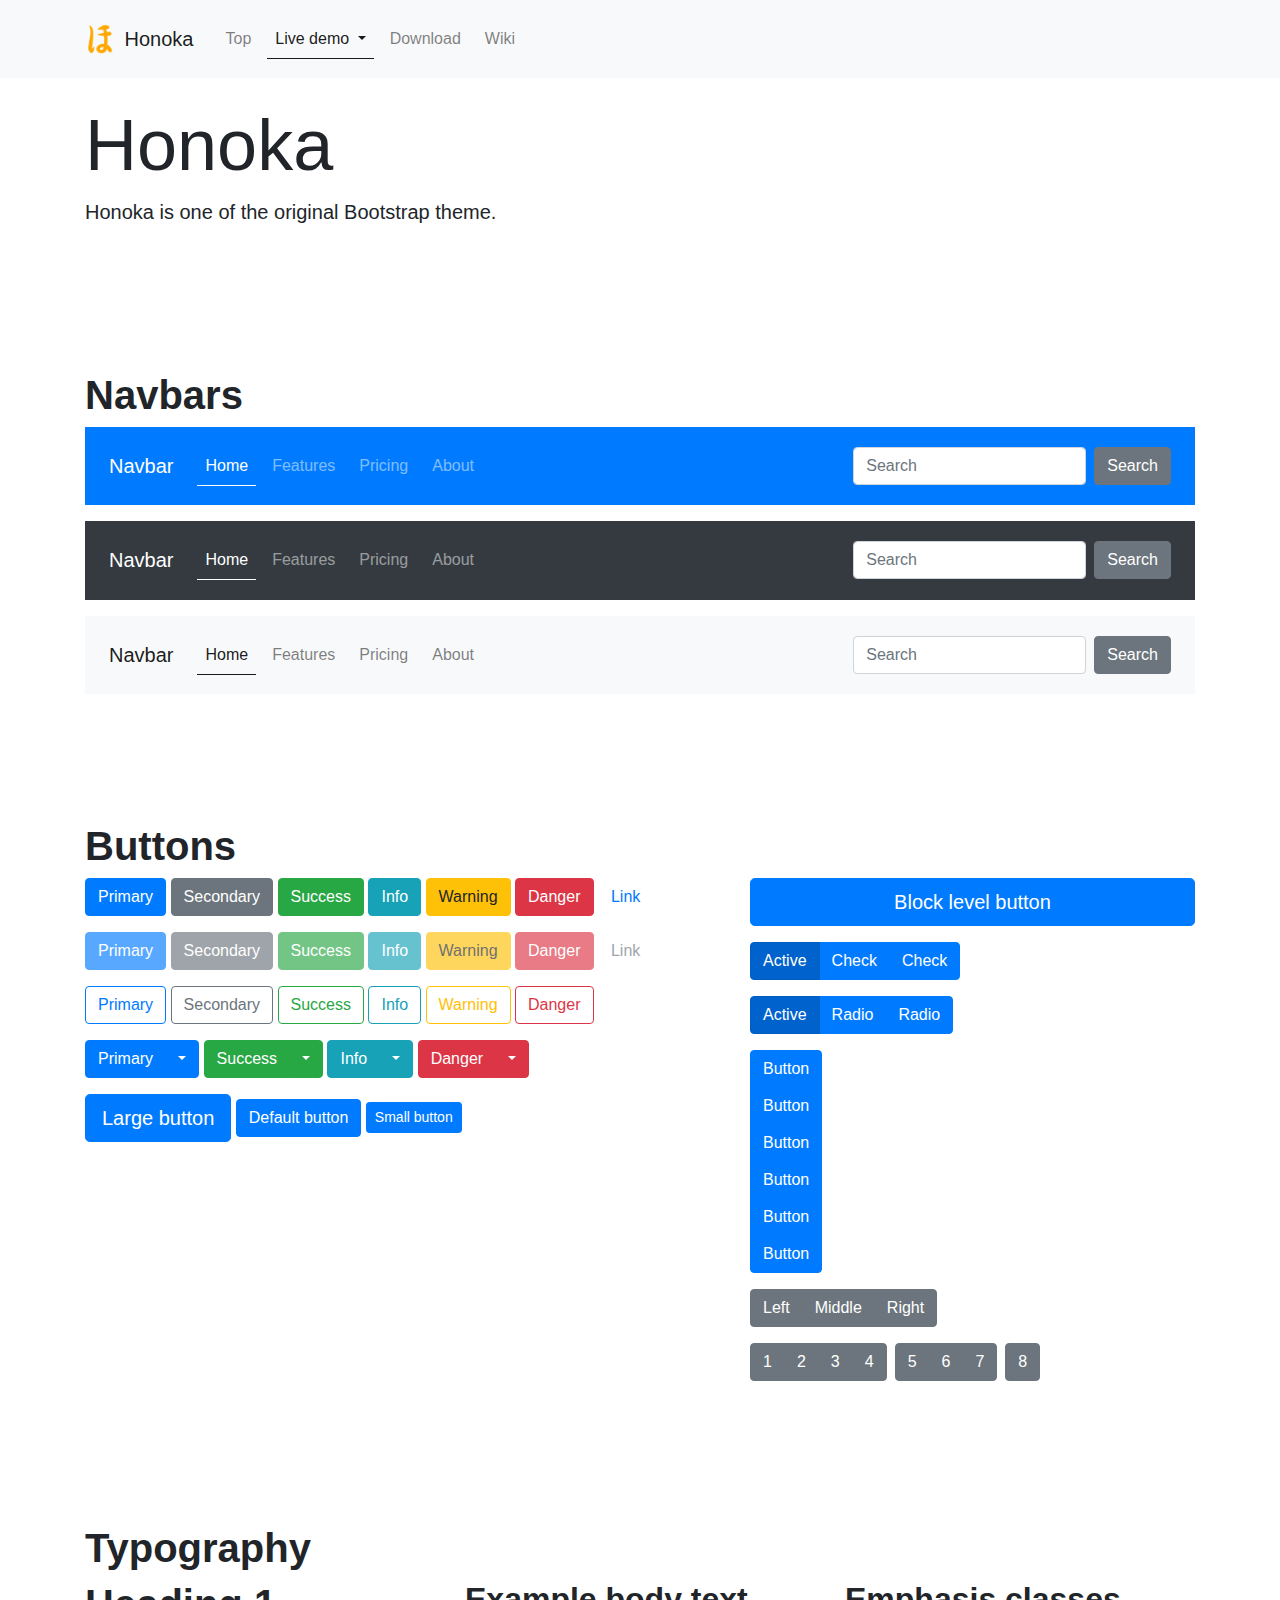
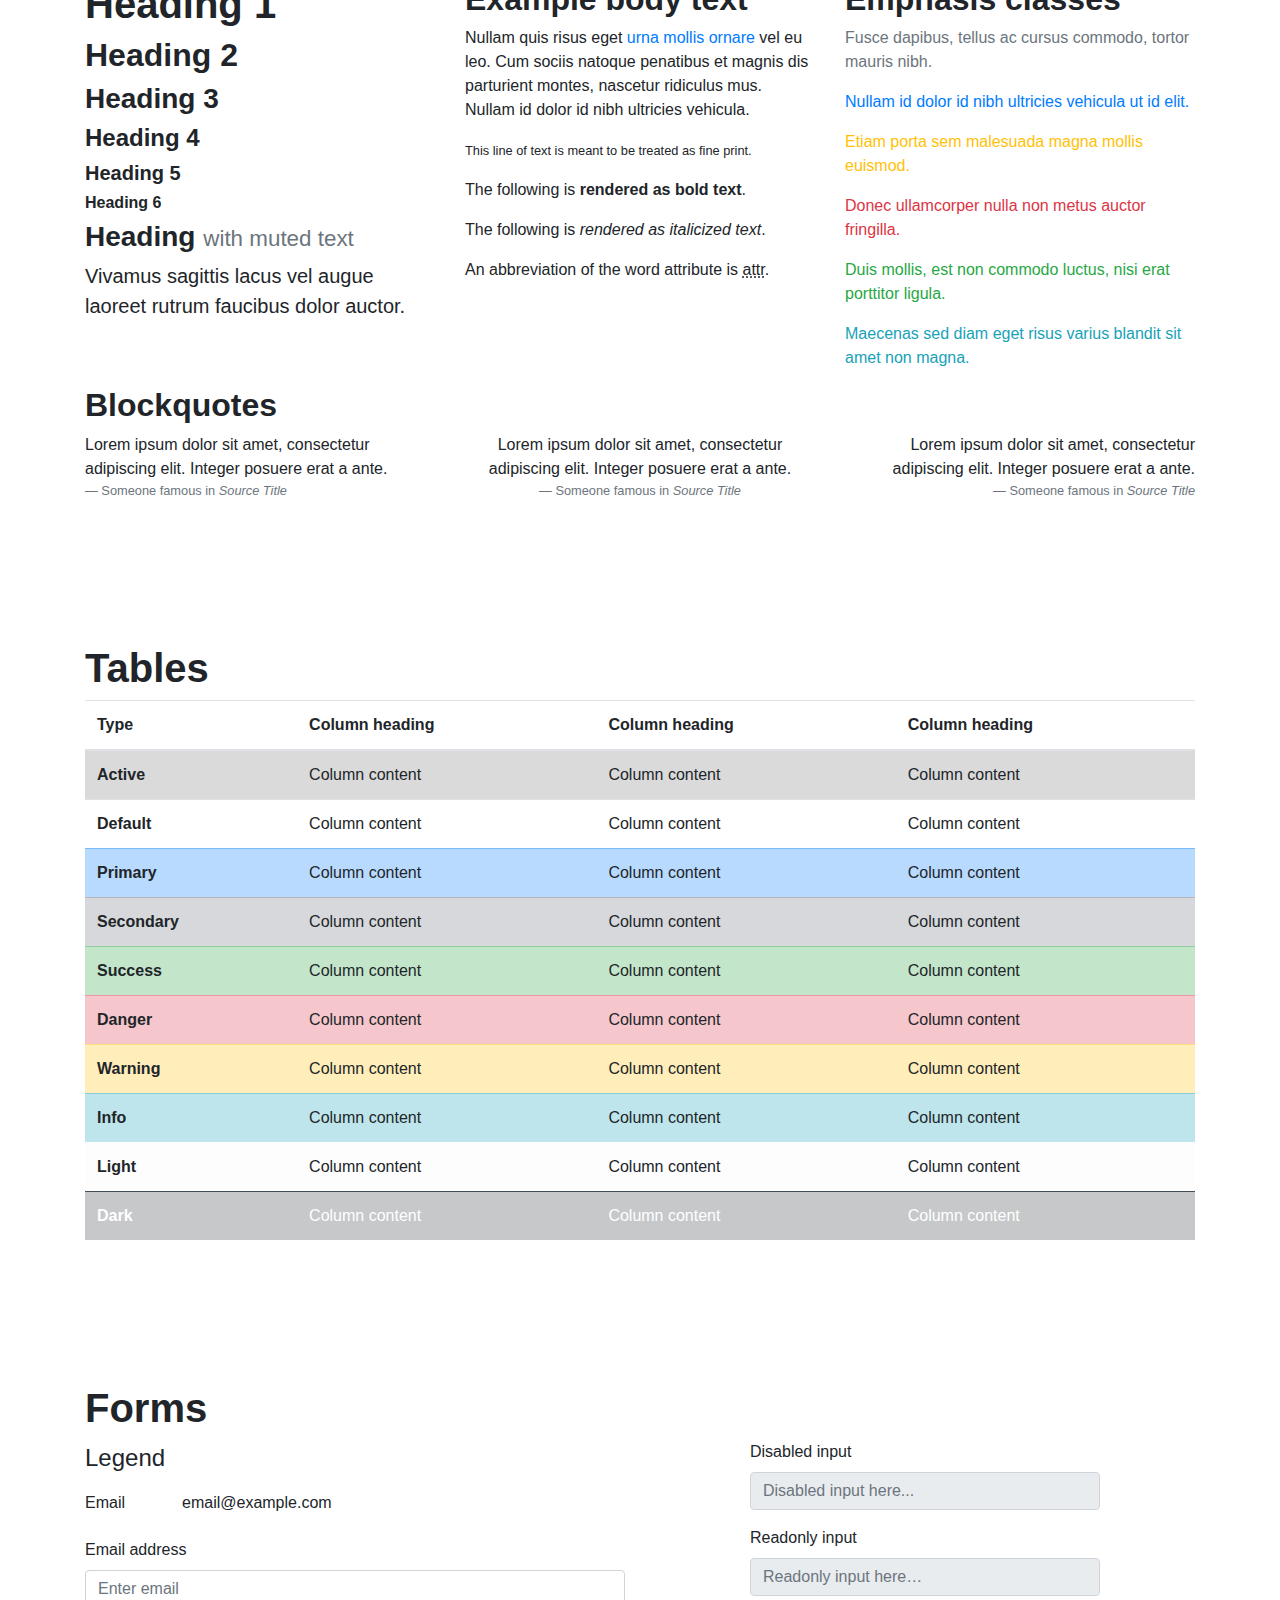
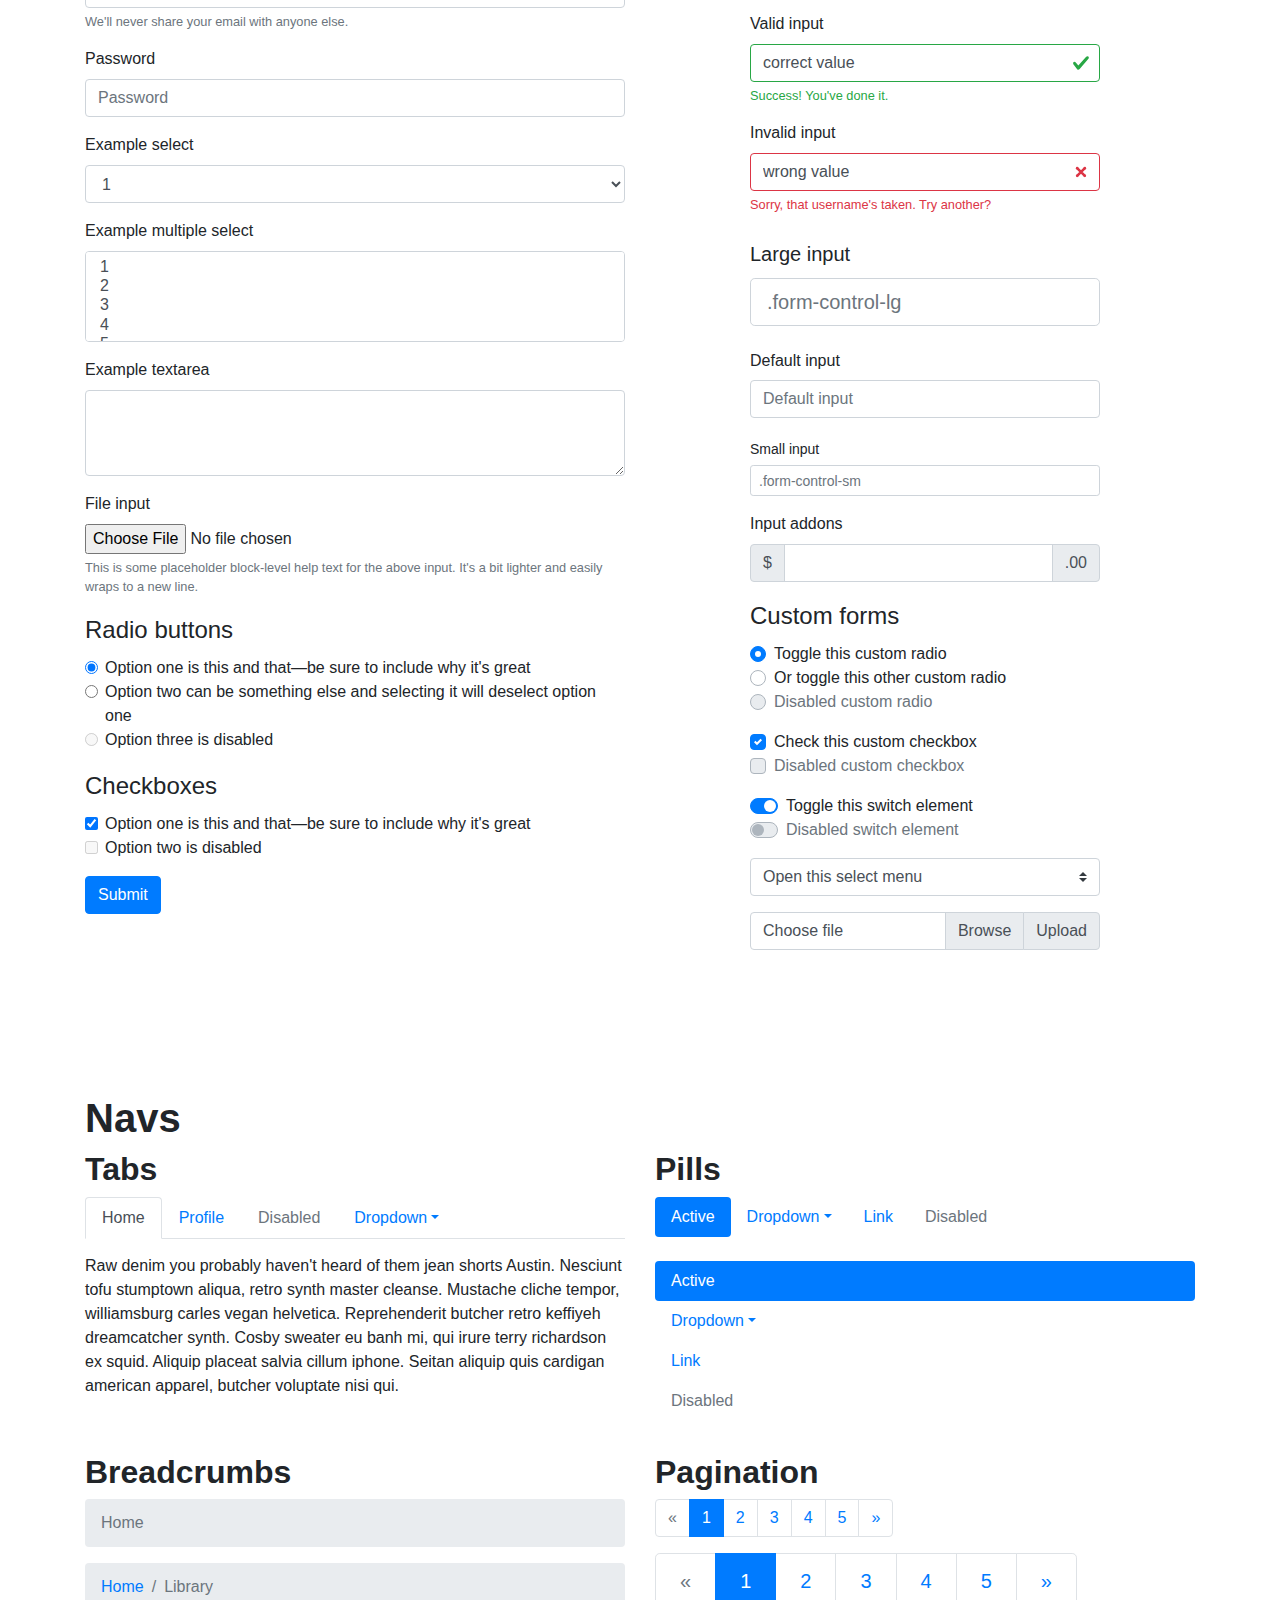
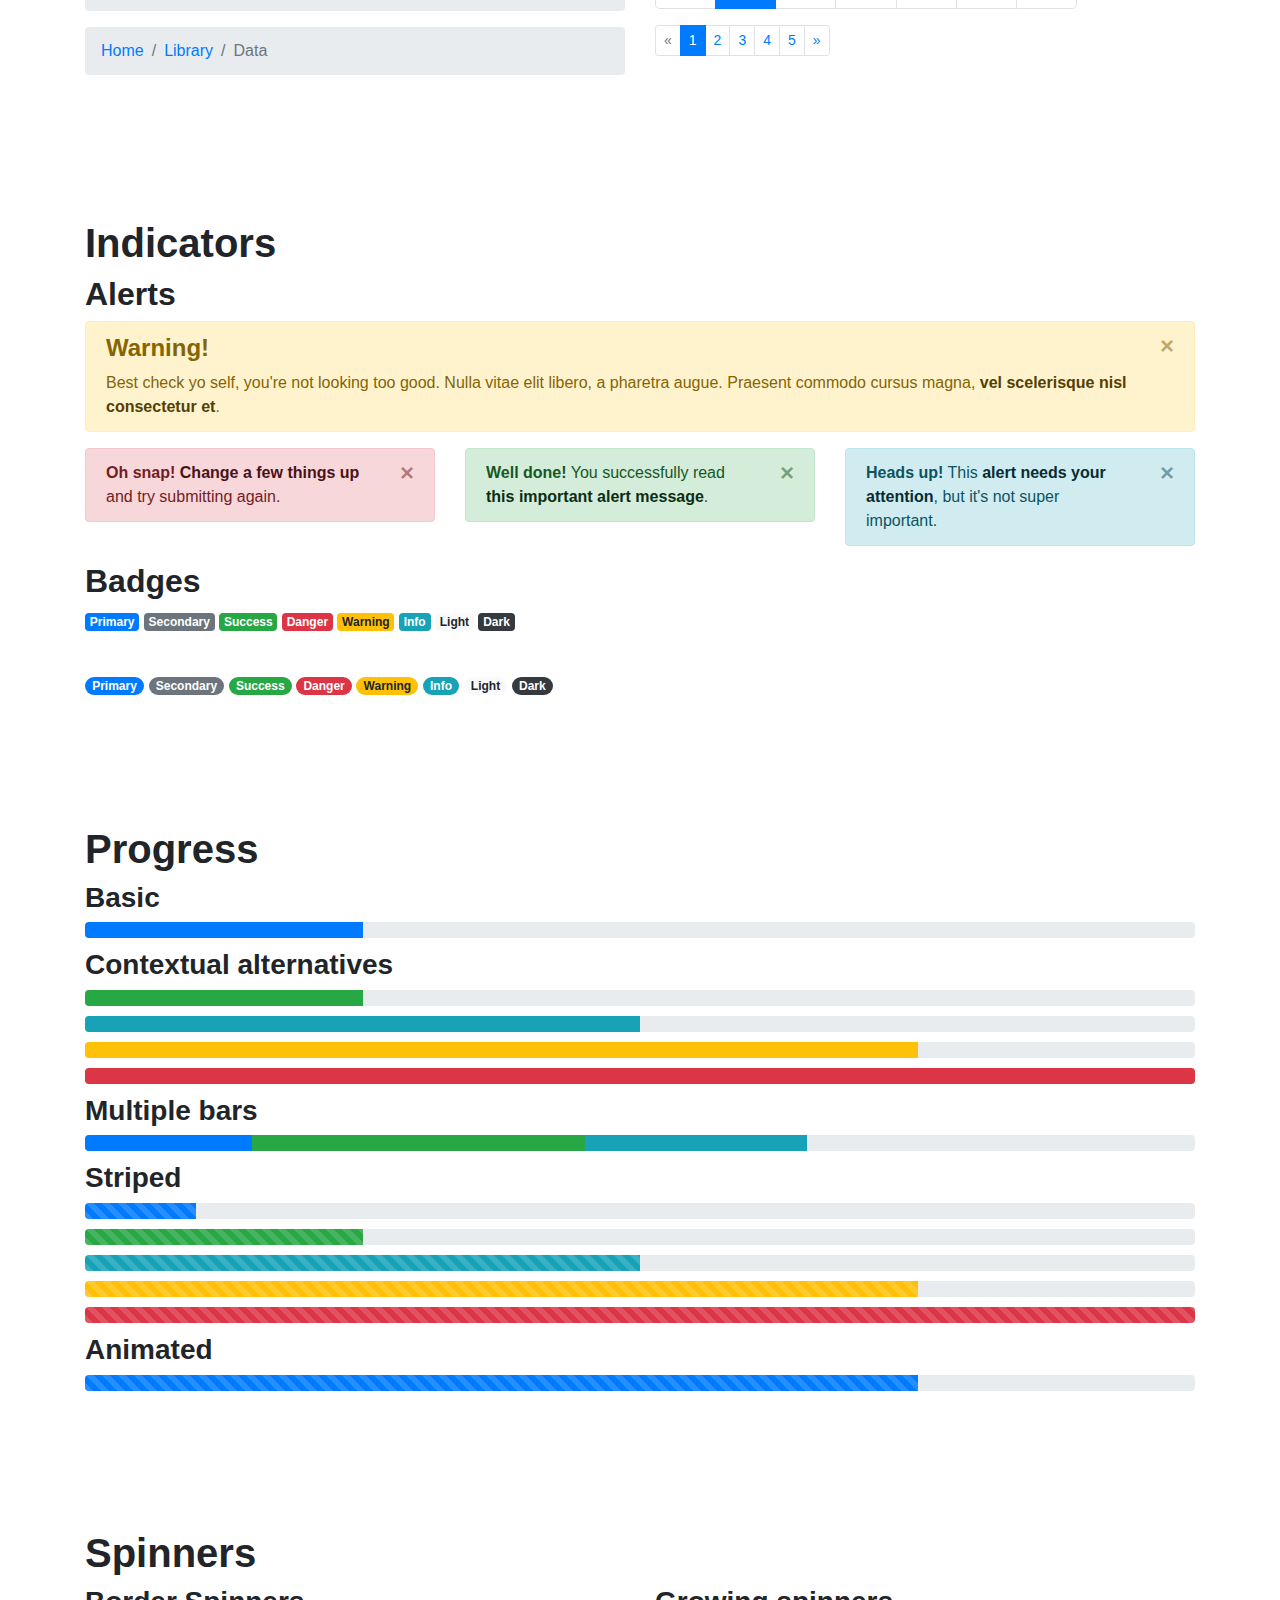
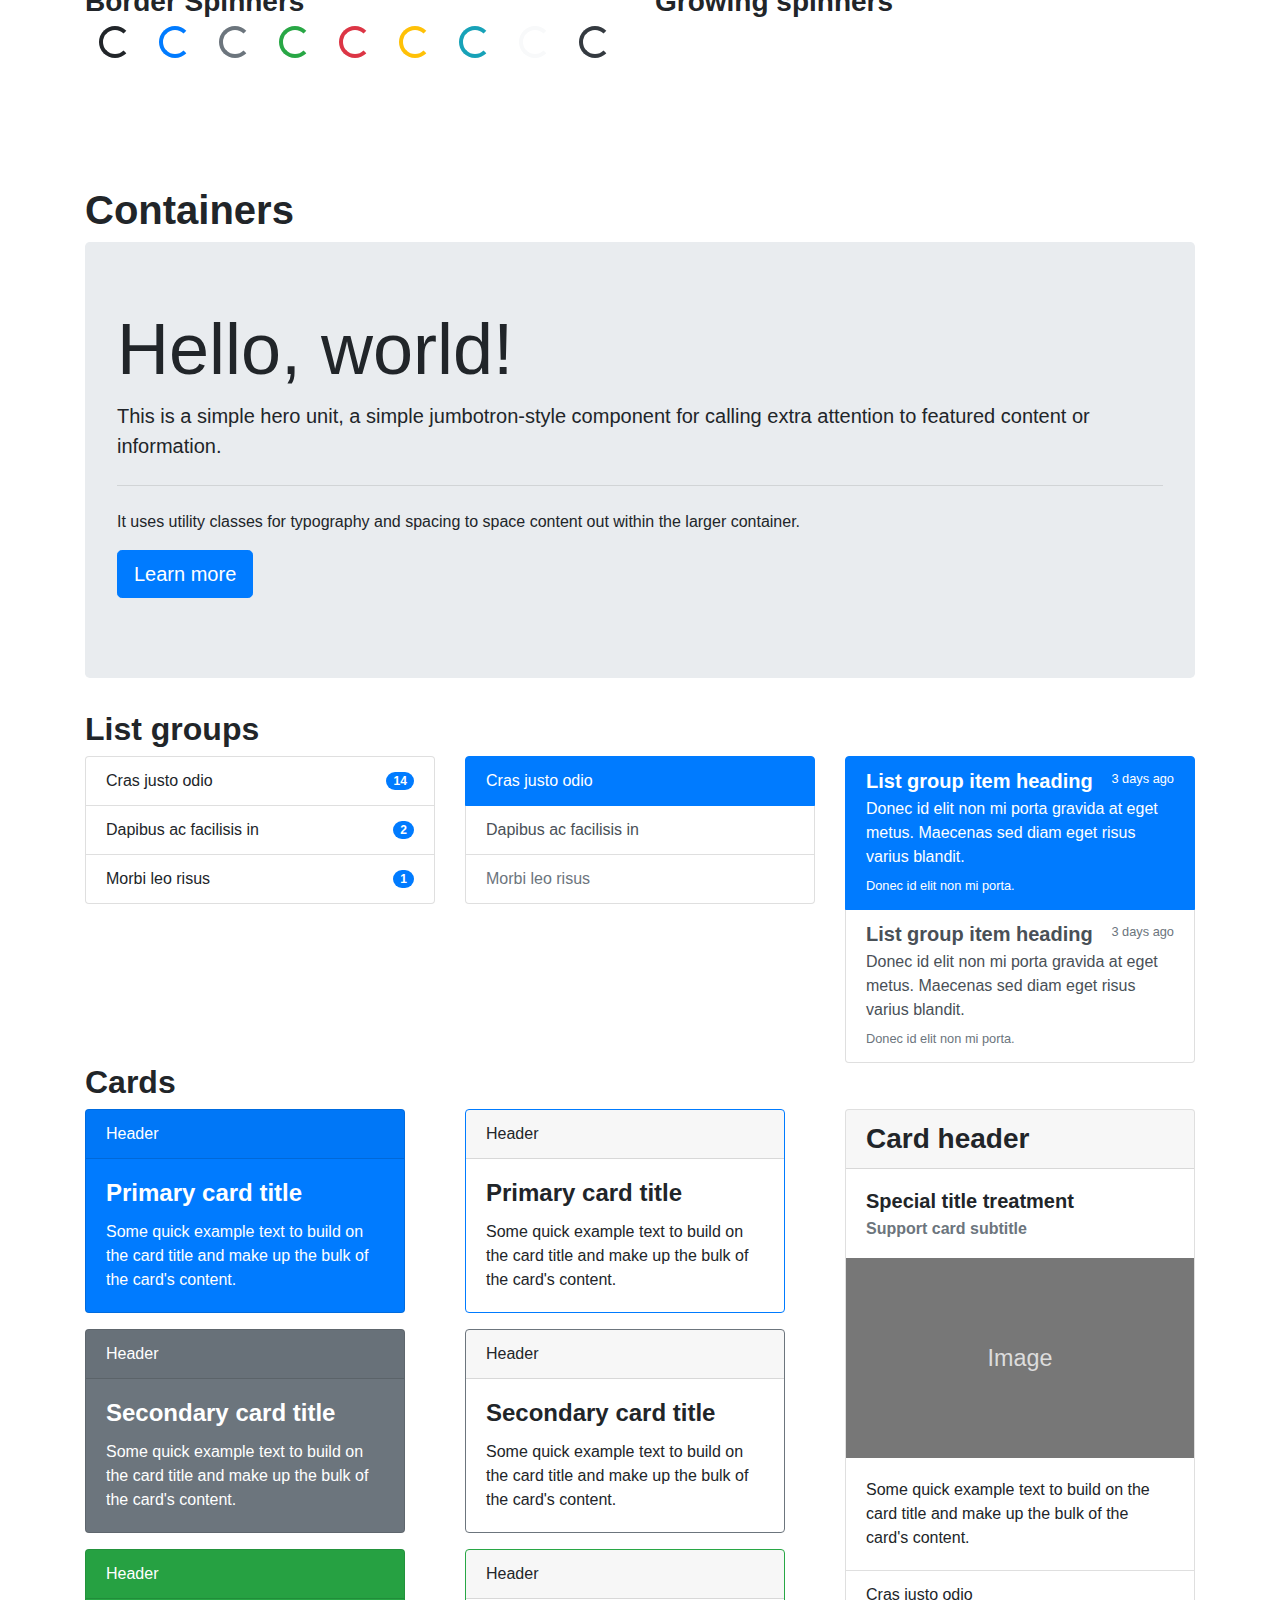
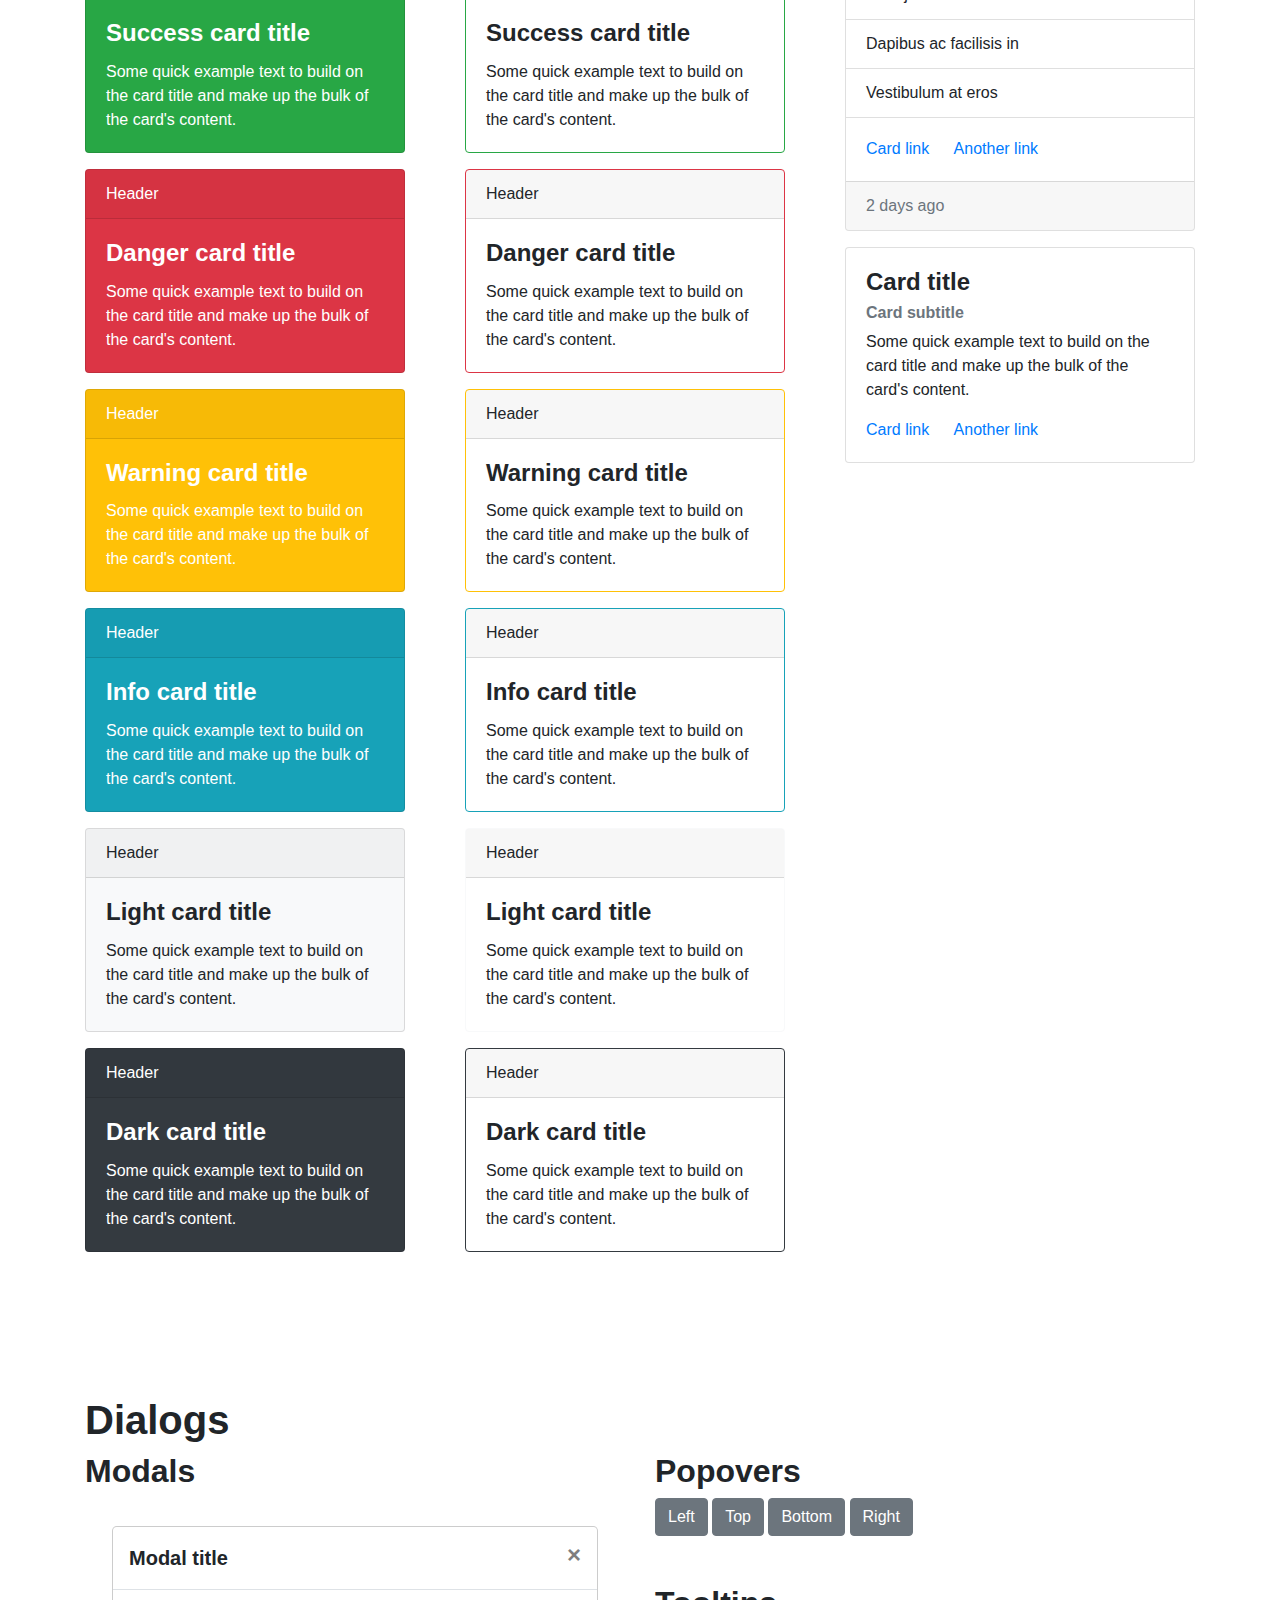
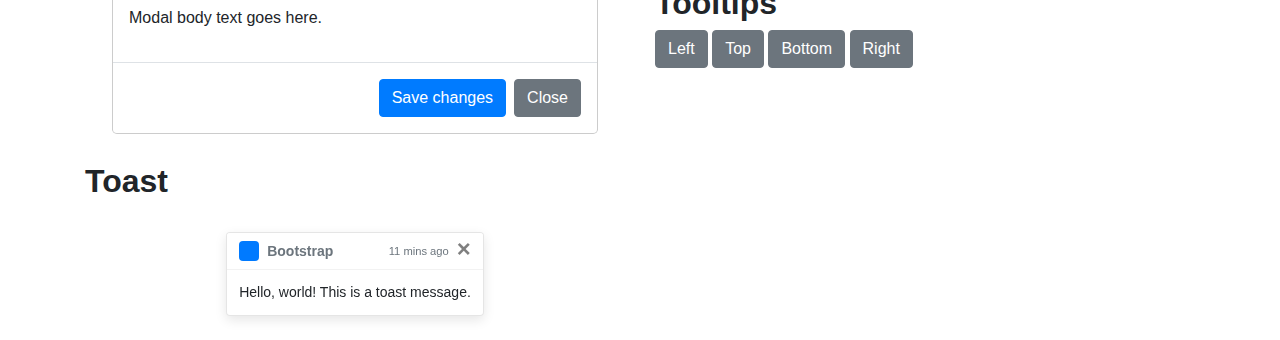
<file: lib/honoka/bootstrap.html>
<!DOCTYPE html>
<html>
<head>
  <meta charset="UTF-8">
  <meta name="viewport" content="width=device-width, initial-scale=1, shrink-to-fit=no">

  <title>Honoka</title>

  <link rel="stylesheet" type="text/css" href="css/bootstrap.css">
  <style type="text/css">
  .bs-component + .bs-component {
    margin-top: 1rem;
  }
  @media (min-width: 768px) {
    .bs-docs-section {
      margin-top: 8em;
    }
    .bs-component {
      position: relative;
    }
    .bs-component .modal {
      position: relative;
      top: auto;
      right: auto;
      bottom: auto;
      left: auto;
      z-index: 1;
      display: block;
    }
    .bs-component .modal-dialog {
      width: 90%;
    }
    .bs-component .popover {
      position: relative;
      display: inline-block;
      width: 220px;
      margin: 20px;
    }
    .nav-tabs {
      margin-bottom: 15px;
    }
    .progress {
      margin-bottom: 10px;
    }
  }
  </style>
</head>
<body>

<header>
  <nav class="navbar navbar-expand-lg navbar-light bg-light">
    <div class="container">
      <a class="navbar-brand" href="./">
        <img src="[data-uri]" width="30" height="30" class="d-inline-block align-top mr-1" alt="Honoka">
        Honoka
      </a>
      <button class="navbar-toggler" type="button" data-toggle="collapse" data-target="#navbar" aria-controls="navbar" aria-expanded="false" aria-label="Toggle navigation">
        <span class="navbar-toggler-icon"></span>
      </button>

      <div class="collapse navbar-collapse" id="navbar">
        <ul class="navbar-nav mr-auto">
          <li class="nav-item">
            <a class="nav-link" href="./">Top <span class="sr-only">(current)</span></a>
          </li>
          <li class="nav-item dropdown active">
            <a class="nav-link dropdown-toggle" href="#" id="navbarDropdown" role="button" data-toggle="dropdown" aria-haspopup="true" aria-expanded="false">
              Live demo
            </a>
            <div class="dropdown-menu" aria-labelledby="navbarDropdown">
              <a class="dropdown-item" href="./bootstrap-ja.html">Japanese Page</a>
              <a class="dropdown-item" href="./bootstrap.html">English Page</a>
            </div>
          </li>
          <li class="nav-item">
            <a class="nav-link" href="http://github.com/windyakin/Honoka/releases">Download</a>
          </li>
          <li class="nav-item">
            <a class="nav-link" href="http://github.com/windyakin/Honoka/wiki">Wiki</a>
          </li>
        </ul>
      </div>
    </div>
  </nav>
</header>

<div class="container">

  <div class="page-header" id="banner">
    <div class="row my-4">
      <div class="col-12">
        <h1 class="display-3">Honoka</h1>
        <p class="lead">Honoka is one of the original Bootstrap theme.</p>
      </div>
    </div>
  </div>

  <!-- Navbar
  ================================================== -->
  <section class="bs-docs-section clearfix">
    <div class="row">
      <div class="col-lg-12">
        <div class="page-header">
          <h1 id="navbars">Navbars</h1>
        </div>

        <div class="bs-component">
          <nav class="navbar navbar-expand-lg navbar-dark bg-primary">
            <a class="navbar-brand" href="#">Navbar</a>
            <button class="navbar-toggler" type="button" data-toggle="collapse" data-target="#navbarColor01" aria-controls="navbarColor01" aria-expanded="false" aria-label="Toggle navigation">
              <span class="navbar-toggler-icon"></span>
            </button>

            <div class="collapse navbar-collapse" id="navbarColor01">
              <ul class="navbar-nav mr-auto">
                <li class="nav-item active">
                  <a class="nav-link" href="#">Home <span class="sr-only">(current)</span></a>
                </li>
                <li class="nav-item">
                  <a class="nav-link" href="#">Features</a>
                </li>
                <li class="nav-item">
                  <a class="nav-link" href="#">Pricing</a>
                </li>
                <li class="nav-item">
                  <a class="nav-link" href="#">About</a>
                </li>
              </ul>
              <form class="form-inline my-2 my-lg-0">
                <input class="form-control mr-sm-2" type="text" placeholder="Search">
                <button class="btn btn-secondary my-2 my-sm-0" type="submit">Search</button>
              </form>
            </div>
          </nav>
        </div>

        <div class="bs-component">
          <nav class="navbar navbar-expand-lg navbar-dark bg-dark">
            <a class="navbar-brand" href="#">Navbar</a>
            <button class="navbar-toggler" type="button" data-toggle="collapse" data-target="#navbarColor02" aria-controls="navbarColor02" aria-expanded="false" aria-label="Toggle navigation">
              <span class="navbar-toggler-icon"></span>
            </button>

            <div class="collapse navbar-collapse" id="navbarColor02">
              <ul class="navbar-nav mr-auto">
                <li class="nav-item active">
                  <a class="nav-link" href="#">Home <span class="sr-only">(current)</span></a>
                </li>
                <li class="nav-item">
                  <a class="nav-link" href="#">Features</a>
                </li>
                <li class="nav-item">
                  <a class="nav-link" href="#">Pricing</a>
                </li>
                <li class="nav-item">
                  <a class="nav-link" href="#">About</a>
                </li>
              </ul>
              <form class="form-inline my-2 my-lg-0">
                <input class="form-control mr-sm-2" type="text" placeholder="Search">
                <button class="btn btn-secondary my-2 my-sm-0" type="submit">Search</button>
              </form>
            </div>
          </nav>
        </div>

        <div class="bs-component">
          <nav class="navbar navbar-expand-lg navbar-light bg-light">
            <a class="navbar-brand" href="#">Navbar</a>
            <button class="navbar-toggler" type="button" data-toggle="collapse" data-target="#navbarColor03" aria-controls="navbarColor03" aria-expanded="false" aria-label="Toggle navigation">
              <span class="navbar-toggler-icon"></span>
            </button>

            <div class="collapse navbar-collapse" id="navbarColor03">
              <ul class="navbar-nav mr-auto">
                <li class="nav-item active">
                  <a class="nav-link" href="#">Home <span class="sr-only">(current)</span></a>
                </li>
                <li class="nav-item">
                  <a class="nav-link" href="#">Features</a>
                </li>
                <li class="nav-item">
                  <a class="nav-link" href="#">Pricing</a>
                </li>
                <li class="nav-item">
                  <a class="nav-link" href="#">About</a>
                </li>
              </ul>
              <form class="form-inline my-2 my-lg-0">
                <input class="form-control mr-sm-2" type="text" placeholder="Search">
                <button class="btn btn-secondary my-2 my-sm-0" type="submit">Search</button>
              </form>
            </div>
          </nav>
        </div>

      </div>
    </div>
  </section>


  <!-- Buttons
  ================================================== -->
  <section class="bs-docs-section">
    <div class="page-header">
      <div class="row">
        <div class="col-lg-12">
          <h1 id="buttons">Buttons</h1>
        </div>
      </div>
    </div>

    <div class="row">
      <div class="col-lg-7">

        <p class="bs-component">
          <button type="button" class="btn btn-primary">Primary</button>
          <button type="button" class="btn btn-secondary">Secondary</button>
          <button type="button" class="btn btn-success">Success</button>
          <button type="button" class="btn btn-info">Info</button>
          <button type="button" class="btn btn-warning">Warning</button>
          <button type="button" class="btn btn-danger">Danger</button>
          <button type="button" class="btn btn-link">Link</button>
        </p>

        <p class="bs-component">
          <button type="button" class="btn btn-primary disabled">Primary</button>
          <button type="button" class="btn btn-secondary disabled">Secondary</button>
          <button type="button" class="btn btn-success disabled">Success</button>
          <button type="button" class="btn btn-info disabled">Info</button>
          <button type="button" class="btn btn-warning disabled">Warning</button>
          <button type="button" class="btn btn-danger disabled">Danger</button>
          <button type="button" class="btn btn-link disabled">Link</button>
        </p>

        <p class="bs-component">
          <button type="button" class="btn btn-outline-primary">Primary</button>
          <button type="button" class="btn btn-outline-secondary">Secondary</button>
          <button type="button" class="btn btn-outline-success">Success</button>
          <button type="button" class="btn btn-outline-info">Info</button>
          <button type="button" class="btn btn-outline-warning">Warning</button>
          <button type="button" class="btn btn-outline-danger">Danger</button>
        </p>

        <div class="bs-component">
          <div class="btn-group" role="group" aria-label="Button group with nested dropdown">
            <button type="button" class="btn btn-primary">Primary</button>
            <div class="btn-group" role="group">
              <button id="btnGroupDrop1" type="button" class="btn btn-primary dropdown-toggle" data-toggle="dropdown" aria-haspopup="true" aria-expanded="false"></button>
              <div class="dropdown-menu" aria-labelledby="btnGroupDrop1">
                <a class="dropdown-item" href="#">Dropdown link</a>
                <a class="dropdown-item" href="#">Dropdown link</a>
              </div>
            </div>
          </div>

          <div class="btn-group" role="group" aria-label="Button group with nested dropdown">
            <button type="button" class="btn btn-success">Success</button>
            <div class="btn-group" role="group">
              <button id="btnGroupDrop2" type="button" class="btn btn-success dropdown-toggle" data-toggle="dropdown" aria-haspopup="true" aria-expanded="false"></button>
              <div class="dropdown-menu" aria-labelledby="btnGroupDrop2">
                <a class="dropdown-item" href="#">Dropdown link</a>
                <a class="dropdown-item" href="#">Dropdown link</a>
              </div>
            </div>
          </div>

          <div class="btn-group" role="group" aria-label="Button group with nested dropdown">
            <button type="button" class="btn btn-info">Info</button>
            <div class="btn-group" role="group">
              <button id="btnGroupDrop3" type="button" class="btn btn-info dropdown-toggle" data-toggle="dropdown" aria-haspopup="true" aria-expanded="false"></button>
              <div class="dropdown-menu" aria-labelledby="btnGroupDrop3">
                <a class="dropdown-item" href="#">Dropdown link</a>
                <a class="dropdown-item" href="#">Dropdown link</a>
              </div>
            </div>
          </div>

          <div class="btn-group" role="group" aria-label="Button group with nested dropdown">
            <button type="button" class="btn btn-danger">Danger</button>
            <div class="btn-group" role="group">
              <button id="btnGroupDrop4" type="button" class="btn btn-danger dropdown-toggle" data-toggle="dropdown" aria-haspopup="true" aria-expanded="false"></button>
              <div class="dropdown-menu" aria-labelledby="btnGroupDrop4">
                <a class="dropdown-item" href="#">Dropdown link</a>
                <a class="dropdown-item" href="#">Dropdown link</a>
              </div>
            </div>
          </div>
        </div>

        <div class="bs-component">
          <button type="button" class="btn btn-primary btn-lg">Large button</button>
          <button type="button" class="btn btn-primary">Default button</button>
          <button type="button" class="btn btn-primary btn-sm">Small button</button>
        </div>

      </div>
      <div class="col-lg-5">

        <p class="bs-component">
          <button type="button" class="btn btn-primary btn-lg btn-block">Block level button</button>
        </p>

        <div class="bs-component" style="margin-bottom: 15px;">
          <div class="btn-group btn-group-toggle" data-toggle="buttons">
            <label class="btn btn-primary active">
              <input type="checkbox" checked autocomplete="off"> Active
            </label>
            <label class="btn btn-primary">
              <input type="checkbox" autocomplete="off"> Check
            </label>
            <label class="btn btn-primary">
              <input type="checkbox" autocomplete="off"> Check
            </label>
          </div>
        </div>

        <div class="bs-component" style="margin-bottom: 15px;">
          <div class="btn-group btn-group-toggle" data-toggle="buttons">
            <label class="btn btn-primary active">
              <input type="radio" name="options" id="option1" autocomplete="off" checked> Active
            </label>
            <label class="btn btn-primary">
              <input type="radio" name="options" id="option2" autocomplete="off"> Radio
            </label>
            <label class="btn btn-primary">
              <input type="radio" name="options" id="option3" autocomplete="off"> Radio
            </label>
          </div>
        </div>

        <div class="bs-component">
          <div class="btn-group-vertical" data-toggle="buttons">
            <button type="button" class="btn btn-primary">Button</button>
            <button type="button" class="btn btn-primary">Button</button>
            <button type="button" class="btn btn-primary">Button</button>
            <button type="button" class="btn btn-primary">Button</button>
            <button type="button" class="btn btn-primary">Button</button>
            <button type="button" class="btn btn-primary">Button</button>
          </div>
        </div>

        <div class="bs-component" style="margin-bottom: 15px;">
          <div class="btn-group" role="group" aria-label="Basic example">
            <button type="button" class="btn btn-secondary">Left</button>
            <button type="button" class="btn btn-secondary">Middle</button>
            <button type="button" class="btn btn-secondary">Right</button>
          </div>
        </div>

        <div class="bs-component" style="margin-bottom: 15px;">
          <div class="btn-toolbar" role="toolbar" aria-label="Toolbar with button groups">
            <div class="btn-group mr-2" role="group" aria-label="First group">
              <button type="button" class="btn btn-secondary">1</button>
              <button type="button" class="btn btn-secondary">2</button>
              <button type="button" class="btn btn-secondary">3</button>
              <button type="button" class="btn btn-secondary">4</button>
            </div>
            <div class="btn-group mr-2" role="group" aria-label="Second group">
              <button type="button" class="btn btn-secondary">5</button>
              <button type="button" class="btn btn-secondary">6</button>
              <button type="button" class="btn btn-secondary">7</button>
            </div>
            <div class="btn-group" role="group" aria-label="Third group">
              <button type="button" class="btn btn-secondary">8</button>
            </div>
          </div>
        </div>

      </div>
    </div>
  </section>

  <!-- Typography
  ================================================== -->
  <section class="bs-docs-section">
    <div class="row">
      <div class="col-lg-12">
        <div class="page-header">
          <h1 id="typography">Typography</h1>
        </div>
      </div>
    </div>

    <!-- Headings -->

    <div class="row">
      <div class="col-lg-4">
        <div class="bs-component">
          <h1>Heading 1</h1>
          <h2>Heading 2</h2>
          <h3>Heading 3</h3>
          <h4>Heading 4</h4>
          <h5>Heading 5</h5>
          <h6>Heading 6</h6>
          <h3>
            Heading
            <small class="text-muted">with muted text</small>
          </h3>
          <p class="lead">Vivamus sagittis lacus vel augue laoreet rutrum faucibus dolor auctor.</p>
        </div>
      </div>
      <div class="col-lg-4">
        <div class="bs-component">
          <h2>Example body text</h2>
          <p>Nullam quis risus eget <a href="#">urna mollis ornare</a> vel eu leo. Cum sociis natoque penatibus et magnis dis parturient montes, nascetur ridiculus mus. Nullam id dolor id nibh ultricies vehicula.</p>
          <p><small>This line of text is meant to be treated as fine print.</small></p>
          <p>The following is <strong>rendered as bold text</strong>.</p>
          <p>The following is <em>rendered as italicized text</em>.</p>
          <p>An abbreviation of the word attribute is <abbr title="attribute">attr</abbr>.</p>
        </div>

      </div>
      <div class="col-lg-4">
        <div class="bs-component">
          <h2>Emphasis classes</h2>
          <p class="text-muted">Fusce dapibus, tellus ac cursus commodo, tortor mauris nibh.</p>
          <p class="text-primary">Nullam id dolor id nibh ultricies vehicula ut id elit.</p>
          <p class="text-warning">Etiam porta sem malesuada magna mollis euismod.</p>
          <p class="text-danger">Donec ullamcorper nulla non metus auctor fringilla.</p>
          <p class="text-success">Duis mollis, est non commodo luctus, nisi erat porttitor ligula.</p>
          <p class="text-info">Maecenas sed diam eget risus varius blandit sit amet non magna.</p>
        </div>

      </div>
    </div>

    <!-- Blockquotes -->

    <div class="row">
      <div class="col-lg-12">
        <h2 id="type-blockquotes">Blockquotes</h2>
      </div>
    </div>
    <div class="row">
      <div class="col-lg-4">
        <div class="bs-component">
          <blockquote class="blockquote">
            <p class="mb-0">Lorem ipsum dolor sit amet, consectetur adipiscing elit. Integer posuere erat a ante.</p>
            <footer class="blockquote-footer">Someone famous in <cite title="Source Title">Source Title</cite></footer>
          </blockquote>
        </div>
      </div>
      <div class="col-lg-4">
        <div class="bs-component">
          <blockquote class="blockquote text-center">
            <p class="mb-0">Lorem ipsum dolor sit amet, consectetur adipiscing elit. Integer posuere erat a ante.</p>
            <footer class="blockquote-footer">Someone famous in <cite title="Source Title">Source Title</cite></footer>
          </blockquote>
        </div>
      </div>
      <div class="col-lg-4">
        <div class="bs-component">
          <blockquote class="blockquote text-right">
            <p class="mb-0">Lorem ipsum dolor sit amet, consectetur adipiscing elit. Integer posuere erat a ante.</p>
            <footer class="blockquote-footer">Someone famous in <cite title="Source Title">Source Title</cite></footer>
          </blockquote>
        </div>
      </div>
    </div>
  </section>

  <!-- Tables
  ================================================== -->
  <section class="bs-docs-section">

    <div class="row">
      <div class="col-lg-12">
        <div class="page-header">
          <h1 id="tables">Tables</h1>
        </div>

        <div class="bs-component">
          <table class="table table-hover">
            <thead>
              <tr>
                <th scope="col">Type</th>
                <th scope="col">Column heading</th>
                <th scope="col">Column heading</th>
                <th scope="col">Column heading</th>
              </tr>
            </thead>
            <tbody>
              <tr class="table-active">
                <th scope="row">Active</th>
                <td>Column content</td>
                <td>Column content</td>
                <td>Column content</td>
              </tr>
              <tr>
                <th scope="row">Default</th>
                <td>Column content</td>
                <td>Column content</td>
                <td>Column content</td>
              </tr>
              <tr class="table-primary">
                <th scope="row">Primary</th>
                <td>Column content</td>
                <td>Column content</td>
                <td>Column content</td>
              </tr>
              <tr class="table-secondary">
                <th scope="row">Secondary</th>
                <td>Column content</td>
                <td>Column content</td>
                <td>Column content</td>
              </tr>
              <tr class="table-success">
                <th scope="row">Success</th>
                <td>Column content</td>
                <td>Column content</td>
                <td>Column content</td>
              </tr>
              <tr class="table-danger">
                <th scope="row">Danger</th>
                <td>Column content</td>
                <td>Column content</td>
                <td>Column content</td>
              </tr>
              <tr class="table-warning">
                <th scope="row">Warning</th>
                <td>Column content</td>
                <td>Column content</td>
                <td>Column content</td>
              </tr>
              <tr class="table-info">
                <th scope="row">Info</th>
                <td>Column content</td>
                <td>Column content</td>
                <td>Column content</td>
              </tr>
              <tr class="table-light">
                <th scope="row">Light</th>
                <td>Column content</td>
                <td>Column content</td>
                <td>Column content</td>
              </tr>
              <tr class="table-dark">
                <th scope="row">Dark</th>
                <td>Column content</td>
                <td>Column content</td>
                <td>Column content</td>
              </tr>
            </tbody>
          </table>
        </div><!-- /example -->
      </div>
    </div>
  </section>

  <!-- Forms
  ================================================== -->
  <section class="bs-docs-section">
    <div class="row">
      <div class="col-lg-12">
        <div class="page-header">
          <h1 id="forms">Forms</h1>
        </div>
      </div>
    </div>

    <div class="row">
      <div class="col-lg-6">
        <div class="bs-component">
          <form>
            <fieldset>
              <legend>Legend</legend>
              <div class="form-group row">
                <label for="staticEmail" class="col-sm-2 col-form-label">Email</label>
                <div class="col-sm-10">
                  <input type="text" readonly class="form-control-plaintext" id="staticEmail" value="email@example.com">
                </div>
              </div>
              <div class="form-group">
                <label for="exampleInputEmail1">Email address</label>
                <input type="email" class="form-control" id="exampleInputEmail1" aria-describedby="emailHelp" placeholder="Enter email">
                <small id="emailHelp" class="form-text text-muted">We'll never share your email with anyone else.</small>
              </div>
              <div class="form-group">
                <label for="exampleInputPassword1">Password</label>
                <input type="password" class="form-control" id="exampleInputPassword1" placeholder="Password">
              </div>
              <div class="form-group">
                <label for="exampleSelect1">Example select</label>
                <select class="form-control" id="exampleSelect1">
                  <option>1</option>
                  <option>2</option>
                  <option>3</option>
                  <option>4</option>
                  <option>5</option>
                </select>
              </div>
              <div class="form-group">
                <label for="exampleSelect2">Example multiple select</label>
                <select multiple class="form-control" id="exampleSelect2">
                  <option>1</option>
                  <option>2</option>
                  <option>3</option>
                  <option>4</option>
                  <option>5</option>
                </select>
              </div>
              <div class="form-group">
                <label for="exampleTextarea">Example textarea</label>
                <textarea class="form-control" id="exampleTextarea" rows="3"></textarea>
              </div>
              <div class="form-group">
                <label for="exampleInputFile">File input</label>
                <input type="file" class="form-control-file" id="exampleInputFile" aria-describedby="fileHelp">
                <small id="fileHelp" class="form-text text-muted">This is some placeholder block-level help text for the above input. It's a bit lighter and easily wraps to a new line.</small>
              </div>
              <fieldset class="form-group">
                <legend>Radio buttons</legend>
                <div class="form-check">
                  <label class="form-check-label">
                    <input type="radio" class="form-check-input" name="optionsRadios" id="optionsRadios1" value="option1" checked>
                    Option one is this and that&mdash;be sure to include why it's great
                  </label>
                </div>
                <div class="form-check">
                <label class="form-check-label">
                    <input type="radio" class="form-check-input" name="optionsRadios" id="optionsRadios2" value="option2">
                    Option two can be something else and selecting it will deselect option one
                  </label>
                </div>
                <div class="form-check disabled">
                <label class="form-check-label">
                    <input type="radio" class="form-check-input" name="optionsRadios" id="optionsRadios3" value="option3" disabled>
                    Option three is disabled
                  </label>
                </div>
              </fieldset>
              <fieldset class="form-group">
                <legend>Checkboxes</legend>
                <div class="form-check">
                  <label class="form-check-label">
                    <input class="form-check-input" type="checkbox" value="" checked>
                    Option one is this and that&mdash;be sure to include why it's great
                  </label>
                </div>
                <div class="form-check disabled">
                  <label class="form-check-label">
                    <input class="form-check-input" type="checkbox" value="" disabled>
                    Option two is disabled
                  </label>
                </div>
              </fieldset>
              <button type="submit" class="btn btn-primary">Submit</button>
            </fieldset>
          </form>
        </div>
      </div>
      <div class="col-lg-4 offset-lg-1">

        <form class="bs-component">
          <div class="form-group">
            <fieldset disabled>
              <label class="control-label" for="disabledInput">Disabled input</label>
              <input class="form-control" id="disabledInput" type="text" placeholder="Disabled input here..." disabled="">
            </fieldset>
          </div>

          <div class="form-group">
            <fieldset>
              <label class="control-label" for="readOnlyInput">Readonly input</label>
              <input class="form-control" id="readOnlyInput" type="text" placeholder="Readonly input here…" readonly>
            </fieldset>
          </div>

          <div class="form-group has-success">
            <label class="form-control-label" for="inputSuccess1">Valid input</label>
            <input type="text" value="correct value" class="form-control is-valid" id="inputValid">
            <div class="valid-feedback">Success! You've done it.</div>
          </div>

          <div class="form-group has-danger">
            <label class="form-control-label" for="inputDanger1">Invalid input</label>
            <input type="text" value="wrong value" class="form-control is-invalid" id="inputInvalid">
            <div class="invalid-feedback">Sorry, that username's taken. Try another?</div>
          </div>

          <div class="form-group">
            <label class="col-form-label col-form-label-lg" for="inputLarge">Large input</label>
            <input class="form-control form-control-lg" type="text" placeholder=".form-control-lg" id="inputLarge">
          </div>

          <div class="form-group">
            <label class="col-form-label" for="inputDefault">Default input</label>
            <input type="text" class="form-control" placeholder="Default input" id="inputDefault">
          </div>

          <div class="form-group">
            <label class="col-form-label col-form-label-sm" for="inputSmall">Small input</label>
            <input class="form-control form-control-sm" type="text" placeholder=".form-control-sm" id="inputSmall">
          </div>

          <div class="form-group">
            <label class="control-label">Input addons</label>
            <div class="form-group">
              <div class="input-group mb-3">
                <div class="input-group-prepend">
                  <span class="input-group-text">$</span>
                </div>
                <input type="text" class="form-control" aria-label="Amount (to the nearest dollar)">
                <div class="input-group-append">
                  <span class="input-group-text">.00</span>
                </div>
              </div>
            </div>
          </div>
        </form>

        <div class="bs-component">
          <fieldset>
            <legend>Custom forms</legend>
            <div class="form-group">
              <div class="custom-control custom-radio">
                <input type="radio" id="customRadio1" name="customRadio" class="custom-control-input" checked>
                <label class="custom-control-label" for="customRadio1">Toggle this custom radio</label>
              </div>
              <div class="custom-control custom-radio">
                <input type="radio" id="customRadio2" name="customRadio" class="custom-control-input">
                <label class="custom-control-label" for="customRadio2">Or toggle this other custom radio</label>
              </div>
              <div class="custom-control custom-radio">
                <input type="radio" id="customRadio3" name="customRadio" class="custom-control-input" disabled>
                <label class="custom-control-label" for="customRadio3">Disabled custom radio</label>
              </div>
            </div>
            <div class="form-group">
              <div class="custom-control custom-checkbox">
                <input type="checkbox" class="custom-control-input" id="customCheck1" checked>
                <label class="custom-control-label" for="customCheck1">Check this custom checkbox</label>
              </div>
              <div class="custom-control custom-checkbox">
                <input type="checkbox" class="custom-control-input" id="customCheck2" disabled>
                <label class="custom-control-label" for="customCheck2">Disabled custom checkbox</label>
              </div>
            </div>
            <div class="form-group">
              <div class="custom-control custom-switch">
                <input type="checkbox" class="custom-control-input" id="customSwitch1" checked="">
                <label class="custom-control-label" for="customSwitch1">Toggle this switch element</label>
              </div>
              <div class="custom-control custom-switch">
                <input type="checkbox" class="custom-control-input" disabled="" id="customSwitch2">
                <label class="custom-control-label" for="customSwitch2">Disabled switch element</label>
              </div>
            </div>
            <div class="form-group">
              <select class="custom-select">
                <option selected>Open this select menu</option>
                <option value="1">One</option>
                <option value="2">Two</option>
                <option value="3">Three</option>
              </select>
            </div>
            <div class="form-group">
              <div class="input-group mb-3">
                <div class="custom-file">
                  <input type="file" class="custom-file-input" id="inputGroupFile02">
                  <label class="custom-file-label" for="inputGroupFile02">Choose file</label>
                </div>
                <div class="input-group-append">
                  <span class="input-group-text" id="">Upload</span>
                </div>
              </div>
            </div>
          </fieldset>
        </div>

      </div>
    </div>
  </section>

  <!-- Navs
  ================================================== -->
  <section class="bs-docs-section">

    <div class="row">
      <div class="col-lg-12">
        <div class="page-header">
          <h1 id="navs">Navs</h1>
        </div>
      </div>
    </div>

    <div class="row" style="margin-bottom: 2rem;">
      <div class="col-lg-6">
        <h2 id="nav-tabs">Tabs</h2>
        <div class="bs-component">
          <ul class="nav nav-tabs">
            <li class="nav-item">
              <a class="nav-link active" data-toggle="tab" href="#home">Home</a>
            </li>
            <li class="nav-item">
              <a class="nav-link" data-toggle="tab" href="#profile">Profile</a>
            </li>
            <li class="nav-item">
              <a class="nav-link disabled" href="#">Disabled</a>
            </li>
            <li class="nav-item dropdown">
              <a class="nav-link dropdown-toggle" data-toggle="dropdown" href="#" role="button" aria-haspopup="true" aria-expanded="false">Dropdown</a>
              <div class="dropdown-menu">
                <a class="dropdown-item" href="#">Action</a>
                <a class="dropdown-item" href="#">Another action</a>
                <a class="dropdown-item" href="#">Something else here</a>
                <div class="dropdown-divider"></div>
                <a class="dropdown-item" href="#">Separated link</a>
              </div>
            </li>
          </ul>
          <div id="myTabContent" class="tab-content">
            <div class="tab-pane fade show active" id="home">
              <p>Raw denim you probably haven't heard of them jean shorts Austin. Nesciunt tofu stumptown aliqua, retro synth master cleanse. Mustache cliche tempor, williamsburg carles vegan helvetica. Reprehenderit butcher retro keffiyeh dreamcatcher synth. Cosby sweater eu banh mi, qui irure terry richardson ex squid. Aliquip placeat salvia cillum iphone. Seitan aliquip quis cardigan american apparel, butcher voluptate nisi qui.</p>
            </div>
            <div class="tab-pane fade" id="profile">
              <p>Food truck fixie locavore, accusamus mcsweeney's marfa nulla single-origin coffee squid. Exercitation +1 labore velit, blog sartorial PBR leggings next level wes anderson artisan four loko farm-to-table craft beer twee. Qui photo booth letterpress, commodo enim craft beer mlkshk aliquip jean shorts ullamco ad vinyl cillum PBR. Homo nostrud organic, assumenda labore aesthetic magna delectus mollit.</p>
            </div>
            <div class="tab-pane fade" id="dropdown1">
              <p>Etsy mixtape wayfarers, ethical wes anderson tofu before they sold out mcsweeney's organic lomo retro fanny pack lo-fi farm-to-table readymade. Messenger bag gentrify pitchfork tattooed craft beer, iphone skateboard locavore carles etsy salvia banksy hoodie helvetica. DIY synth PBR banksy irony. Leggings gentrify squid 8-bit cred pitchfork.</p>
            </div>
            <div class="tab-pane fade" id="dropdown2">
              <p>Trust fund seitan letterpress, keytar raw denim keffiyeh etsy art party before they sold out master cleanse gluten-free squid scenester freegan cosby sweater. Fanny pack portland seitan DIY, art party locavore wolf cliche high life echo park Austin. Cred vinyl keffiyeh DIY salvia PBR, banh mi before they sold out farm-to-table VHS viral locavore cosby sweater.</p>
            </div>
          </div>
        </div>
      </div>

      <div class="col-lg-6">
        <h2 id="nav-pills">Pills</h2>
        <div class="bs-component">
          <ul class="nav nav-pills">
            <li class="nav-item">
              <a class="nav-link active" href="#">Active</a>
            </li>
            <li class="nav-item dropdown">
              <a class="nav-link dropdown-toggle" data-toggle="dropdown" href="#" role="button" aria-haspopup="true" aria-expanded="false">Dropdown</a>
              <div class="dropdown-menu">
                <a class="dropdown-item" href="#">Action</a>
                <a class="dropdown-item" href="#">Another action</a>
                <a class="dropdown-item" href="#">Something else here</a>
                <div class="dropdown-divider"></div>
                <a class="dropdown-item" href="#">Separated link</a>
              </div>
            </li>
            <li class="nav-item">
              <a class="nav-link" href="#">Link</a>
            </li>
            <li class="nav-item">
              <a class="nav-link disabled" href="#">Disabled</a>
            </li>
          </ul>
        </div>
        <br>
        <div class="bs-component">
          <ul class="nav nav-pills flex-column">
            <li class="nav-item">
              <a class="nav-link active" href="#">Active</a>
            </li>
            <li class="nav-item dropdown">
              <a class="nav-link dropdown-toggle" data-toggle="dropdown" href="#" role="button" aria-haspopup="true" aria-expanded="false">Dropdown</a>
              <div class="dropdown-menu">
                <a class="dropdown-item" href="#">Action</a>
                <a class="dropdown-item" href="#">Another action</a>
                <a class="dropdown-item" href="#">Something else here</a>
                <div class="dropdown-divider"></div>
                <a class="dropdown-item" href="#">Separated link</a>
              </div>
            </li>
            <li class="nav-item">
              <a class="nav-link" href="#">Link</a>
            </li>
            <li class="nav-item">
              <a class="nav-link disabled" href="#">Disabled</a>
            </li>
          </ul>
        </div>
      </div>
    </div>

    <div class="row">
      <div class="col-lg-6">
        <h2 id="nav-breadcrumbs">Breadcrumbs</h2>
        <div class="bs-component">
          <ol class="breadcrumb">
            <li class="breadcrumb-item active">Home</li>
          </ol>
          <ol class="breadcrumb">
            <li class="breadcrumb-item"><a href="#">Home</a></li>
            <li class="breadcrumb-item active">Library</li>
          </ol>
          <ol class="breadcrumb">
            <li class="breadcrumb-item"><a href="#">Home</a></li>
            <li class="breadcrumb-item"><a href="#">Library</a></li>
            <li class="breadcrumb-item active">Data</li>
          </ol>
        </div>
      </div>

      <div class="col-lg-6">
        <h2 id="pagination">Pagination</h2>
        <div class="bs-component">
          <div>
            <ul class="pagination">
              <li class="page-item disabled">
                <a class="page-link" href="#">&laquo;</a>
              </li>
              <li class="page-item active">
                <a class="page-link" href="#">1</a>
              </li>
              <li class="page-item">
                <a class="page-link" href="#">2</a>
              </li>
              <li class="page-item">
                <a class="page-link" href="#">3</a>
              </li>
              <li class="page-item">
                <a class="page-link" href="#">4</a>
              </li>
              <li class="page-item">
                <a class="page-link" href="#">5</a>
              </li>
              <li class="page-item">
                <a class="page-link" href="#">&raquo;</a>
              </li>
            </ul>
          </div>

          <div>
            <ul class="pagination pagination-lg">
              <li class="page-item disabled">
                <a class="page-link" href="#">&laquo;</a>
              </li>
              <li class="page-item active">
                <a class="page-link" href="#">1</a>
              </li>
              <li class="page-item">
                <a class="page-link" href="#">2</a>
              </li>
              <li class="page-item">
                <a class="page-link" href="#">3</a>
              </li>
              <li class="page-item">
                <a class="page-link" href="#">4</a>
              </li>
              <li class="page-item">
                <a class="page-link" href="#">5</a>
              </li>
              <li class="page-item">
                <a class="page-link" href="#">&raquo;</a>
              </li>
            </ul>
          </div>

          <div>
            <ul class="pagination pagination-sm">
              <li class="page-item disabled">
                <a class="page-link" href="#">&laquo;</a>
              </li>
              <li class="page-item active">
                <a class="page-link" href="#">1</a>
              </li>
              <li class="page-item">
                <a class="page-link" href="#">2</a>
              </li>
              <li class="page-item">
                <a class="page-link" href="#">3</a>
              </li>
              <li class="page-item">
                <a class="page-link" href="#">4</a>
              </li>
              <li class="page-item">
                <a class="page-link" href="#">5</a>
              </li>
              <li class="page-item">
                <a class="page-link" href="#">&raquo;</a>
              </li>
            </ul>
          </div>

        </div>
      </div>
    </div>
  </section>

  <!-- Indicators
  ================================================== -->
  <section class="bs-docs-section">

    <div class="row">
      <div class="col-lg-12">
        <div class="page-header">
          <h1 id="indicators">Indicators</h1>
        </div>
      </div>
    </div>

    <div class="row">
      <div class="col-lg-12">
        <h2>Alerts</h2>
        <div class="bs-component">
          <div class="alert alert-dismissible alert-warning">
            <button type="button" class="close" data-dismiss="alert">&times;</button>
            <h4 class="alert-heading">Warning!</h4>
            <p class="mb-0">Best check yo self, you're not looking too good. Nulla vitae elit libero, a pharetra augue. Praesent commodo cursus magna, <a href="#" class="alert-link">vel scelerisque nisl consectetur et</a>.</p>
          </div>
        </div>
      </div>
    </div>
    <div class="row">
      <div class="col-lg-4">
        <div class="bs-component">
          <div class="alert alert-dismissible alert-danger">
            <button type="button" class="close" data-dismiss="alert">&times;</button>
            <strong>Oh snap!</strong> <a href="#" class="alert-link">Change a few things up</a> and try submitting again.
          </div>
        </div>
      </div>
      <div class="col-lg-4">
        <div class="bs-component">
          <div class="alert alert-dismissible alert-success">
            <button type="button" class="close" data-dismiss="alert">&times;</button>
            <strong>Well done!</strong> You successfully read <a href="#" class="alert-link">this important alert message</a>.
          </div>
        </div>
      </div>
      <div class="col-lg-4">
        <div class="bs-component">
          <div class="alert alert-dismissible alert-info">
            <button type="button" class="close" data-dismiss="alert">&times;</button>
            <strong>Heads up!</strong> This <a href="#" class="alert-link">alert needs your attention</a>, but it's not super important.
          </div>
        </div>
      </div>
    </div>
    <div>
      <h2>Badges</h2>
      <div class="bs-component" style="margin-bottom: 40px;">
        <span class="badge badge-primary">Primary</span>
        <span class="badge badge-secondary">Secondary</span>
        <span class="badge badge-success">Success</span>
        <span class="badge badge-danger">Danger</span>
        <span class="badge badge-warning">Warning</span>
        <span class="badge badge-info">Info</span>
        <span class="badge badge-light">Light</span>
        <span class="badge badge-dark">Dark</span>
      </div>
      <div class="bs-component">
        <span class="badge badge-pill badge-primary">Primary</span>
        <span class="badge badge-pill badge-secondary">Secondary</span>
        <span class="badge badge-pill badge-success">Success</span>
        <span class="badge badge-pill badge-danger">Danger</span>
        <span class="badge badge-pill badge-warning">Warning</span>
        <span class="badge badge-pill badge-info">Info</span>
        <span class="badge badge-pill badge-light">Light</span>
        <span class="badge badge-pill badge-dark">Dark</span>
      </div>
    </div>
  </section>


  <!-- Progress bars
  ================================================== -->
  <section class="bs-docs-section">

    <div class="row">
      <div class="col-lg-12">
        <div class="page-header">
          <h1 id="progress">Progress</h1>
        </div>

        <h3 id="progress-basic">Basic</h3>
        <div class="bs-component">
          <div class="progress">
            <div class="progress-bar" role="progressbar" style="width: 25%;" aria-valuenow="25" aria-valuemin="0" aria-valuemax="100"></div>
          </div>
        </div>

        <h3 id="progress-alternatives">Contextual alternatives</h3>
        <div class="bs-component">
          <div class="progress">
            <div class="progress-bar bg-success" role="progressbar" style="width: 25%;" aria-valuenow="25" aria-valuemin="0" aria-valuemax="100"></div>
          </div>
          <div class="progress">
            <div class="progress-bar bg-info" role="progressbar" style="width: 50%;" aria-valuenow="50" aria-valuemin="0" aria-valuemax="100"></div>
          </div>
          <div class="progress">
            <div class="progress-bar bg-warning" role="progressbar" style="width: 75%;" aria-valuenow="75" aria-valuemin="0" aria-valuemax="100"></div>
          </div>
          <div class="progress">
            <div class="progress-bar bg-danger" role="progressbar" style="width: 100%;" aria-valuenow="100" aria-valuemin="0" aria-valuemax="100"></div>
          </div>
        </div>

        <h3 id="progress-multiple">Multiple bars</h3>
        <div class="bs-component">
          <div class="progress">
            <div class="progress-bar" role="progressbar" style="width: 15%;" aria-valuenow="15" aria-valuemin="0" aria-valuemax="100"></div>
            <div class="progress-bar bg-success" role="progressbar" style="width: 30%;" aria-valuenow="30" aria-valuemin="0" aria-valuemax="100"></div>
            <div class="progress-bar bg-info" role="progressbar" style="width: 20%;" aria-valuenow="20" aria-valuemin="0" aria-valuemax="100"></div>
          </div>
        </div>

        <h3 id="progress-striped">Striped</h3>
        <div class="bs-component">
          <div class="progress">
            <div class="progress-bar progress-bar-striped" role="progressbar" style="width: 10%;" aria-valuenow="10" aria-valuemin="0" aria-valuemax="100"></div>
          </div>
          <div class="progress">
            <div class="progress-bar progress-bar-striped bg-success" role="progressbar" style="width: 25%;" aria-valuenow="25" aria-valuemin="0" aria-valuemax="100"></div>
          </div>
          <div class="progress">
            <div class="progress-bar progress-bar-striped bg-info" role="progressbar" style="width: 50%;" aria-valuenow="50" aria-valuemin="0" aria-valuemax="100"></div>
          </div>
          <div class="progress">
            <div class="progress-bar progress-bar-striped bg-warning" role="progressbar" style="width: 75%;" aria-valuenow="75" aria-valuemin="0" aria-valuemax="100"></div>
          </div>
          <div class="progress">
            <div class="progress-bar progress-bar-striped bg-danger" role="progressbar" style="width: 100%;" aria-valuenow="100" aria-valuemin="0" aria-valuemax="100"></div>
          </div>
        </div>

        <h3 id="progress-animated">Animated</h3>
        <div class="bs-component">
          <div class="progress">
            <div class="progress-bar progress-bar-striped progress-bar-animated" role="progressbar" aria-valuenow="75" aria-valuemin="0" aria-valuemax="100" style="width: 75%;"></div>
          </div>
        </div>
      </div>
    </div>
  </section>


  <!-- Spinners
  ================================================== -->
  <section class="bs-docs-section">

    <div class="row">
      <div class="col-lg-12">
        <div class="page-header">
          <h1 id="spinners">Spinners</h1>
        </div>
      </div>
    </div>

    <div class="row">
      <div class="col-md-6 ">
        <h3 id="spinners-border">Border Spinners</h3>
        <div class="bs-component d-flex justify-content-around">
          <div class="spinner-border" role="status">
            <span class="sr-only">Loading...</span>
          </div>
          <div class="spinner-border text-primary" role="status">
            <span class="sr-only">Loading...</span>
          </div>
          <div class="spinner-border text-secondary" role="status">
            <span class="sr-only">Loading...</span>
          </div>
          <div class="spinner-border text-success" role="status">
            <span class="sr-only">Loading...</span>
          </div>
          <div class="spinner-border text-danger" role="status">
            <span class="sr-only">Loading...</span>
          </div>
          <div class="spinner-border text-warning" role="status">
            <span class="sr-only">Loading...</span>
          </div>
          <div class="spinner-border text-info" role="status">
            <span class="sr-only">Loading...</span>
          </div>
          <div class="spinner-border text-light" role="status">
            <span class="sr-only">Loading...</span>
          </div>
          <div class="spinner-border text-dark" role="status">
            <span class="sr-only">Loading...</span>
          </div>
        </div>
      </div>

      <div class="col-md-6">
        <h3 id="spinners-growing">Growing spinners</h3>
        <div class="bs-component d-flex justify-content-around">
          <div class="spinner-grow" role="status">
            <span class="sr-only">Loading...</span>
          </div>
          <div class="spinner-grow text-primary" role="status">
            <span class="sr-only">Loading...</span>
          </div>
          <div class="spinner-grow text-secondary" role="status">
            <span class="sr-only">Loading...</span>
          </div>
          <div class="spinner-grow text-success" role="status">
            <span class="sr-only">Loading...</span>
          </div>
          <div class="spinner-grow text-danger" role="status">
            <span class="sr-only">Loading...</span>
          </div>
          <div class="spinner-grow text-warning" role="status">
            <span class="sr-only">Loading...</span>
          </div>
          <div class="spinner-grow text-info" role="status">
            <span class="sr-only">Loading...</span>
          </div>
          <div class="spinner-grow text-light" role="status">
            <span class="sr-only">Loading...</span>
          </div>
          <div class="spinner-grow text-dark" role="status">
            <span class="sr-only">Loading...</span>
          </div>
        </div>
      </div>
    </div>
  </section>


  <!-- Containers
  ================================================== -->
  <section class="bs-docs-section">

    <div class="row">
      <div class="col-lg-12">
        <div class="page-header">
          <h1 id="containers">Containers</h1>
        </div>
        <div class="bs-component">
          <div class="jumbotron">
            <h1 class="display-3">Hello, world!</h1>
            <p class="lead">This is a simple hero unit, a simple jumbotron-style component for calling extra attention to featured content or information.</p>
            <hr class="my-4">
            <p>It uses utility classes for typography and spacing to space content out within the larger container.</p>
            <p class="lead">
              <a class="btn btn-primary btn-lg" href="#" role="button">Learn more</a>
            </p>
          </div>
        </div>
      </div>
    </div>


    <div class="row">
      <div class="col-lg-12">
        <h2>List groups</h2>
      </div>
    </div>

    <div class="row">
      <div class="col-lg-4">
        <div class="bs-component">
          <ul class="list-group">
            <li class="list-group-item d-flex justify-content-between align-items-center">
              Cras justo odio
              <span class="badge badge-primary badge-pill">14</span>
            </li>
            <li class="list-group-item d-flex justify-content-between align-items-center">
              Dapibus ac facilisis in
              <span class="badge badge-primary badge-pill">2</span>
            </li>
            <li class="list-group-item d-flex justify-content-between align-items-center">
              Morbi leo risus
              <span class="badge badge-primary badge-pill">1</span>
            </li>
          </ul>
        </div>
      </div>
      <div class="col-lg-4">
        <div class="bs-component">
          <div class="list-group">
            <a href="#" class="list-group-item list-group-item-action active">
              Cras justo odio
            </a>
            <a href="#" class="list-group-item list-group-item-action">Dapibus ac facilisis in
            </a>
            <a href="#" class="list-group-item list-group-item-action disabled">Morbi leo risus
            </a>
          </div>
        </div>
      </div>
      <div class="col-lg-4">
        <div class="bs-component">
          <div class="list-group">
            <a href="#" class="list-group-item list-group-item-action flex-column align-items-start active">
              <div class="d-flex w-100 justify-content-between">
                <h5 class="mb-1">List group item heading</h5>
                <small>3 days ago</small>
              </div>
              <p class="mb-1">Donec id elit non mi porta gravida at eget metus. Maecenas sed diam eget risus varius blandit.</p>
              <small>Donec id elit non mi porta.</small>
            </a>
            <a href="#" class="list-group-item list-group-item-action flex-column align-items-start">
              <div class="d-flex w-100 justify-content-between">
                <h5 class="mb-1">List group item heading</h5>
                <small class="text-muted">3 days ago</small>
              </div>
              <p class="mb-1">Donec id elit non mi porta gravida at eget metus. Maecenas sed diam eget risus varius blandit.</p>
              <small class="text-muted">Donec id elit non mi porta.</small>
            </a>
          </div>
        </div>
      </div>
    </div>

    <div class="row">
      <div class="col-lg-12">
        <h2>Cards</h2>
      </div>
    </div>

    <div class="row">
      <div class="col-lg-4">
        <div class="bs-component">
          <div class="card text-white bg-primary mb-3" style="max-width: 20rem;">
            <div class="card-header">Header</div>
            <div class="card-body">
              <h4 class="card-title">Primary card title</h4>
              <p class="card-text">Some quick example text to build on the card title and make up the bulk of the card's content.</p>
            </div>
          </div>
          <div class="card text-white bg-secondary mb-3" style="max-width: 20rem;">
            <div class="card-header">Header</div>
            <div class="card-body">
              <h4 class="card-title">Secondary card title</h4>
              <p class="card-text">Some quick example text to build on the card title and make up the bulk of the card's content.</p>
            </div>
          </div>
          <div class="card text-white bg-success mb-3" style="max-width: 20rem;">
            <div class="card-header">Header</div>
            <div class="card-body">
              <h4 class="card-title">Success card title</h4>
              <p class="card-text">Some quick example text to build on the card title and make up the bulk of the card's content.</p>
            </div>
          </div>
          <div class="card text-white bg-danger mb-3" style="max-width: 20rem;">
            <div class="card-header">Header</div>
            <div class="card-body">
              <h4 class="card-title">Danger card title</h4>
              <p class="card-text">Some quick example text to build on the card title and make up the bulk of the card's content.</p>
            </div>
          </div>
          <div class="card text-white bg-warning mb-3" style="max-width: 20rem;">
            <div class="card-header">Header</div>
            <div class="card-body">
              <h4 class="card-title">Warning card title</h4>
              <p class="card-text">Some quick example text to build on the card title and make up the bulk of the card's content.</p>
            </div>
          </div>
          <div class="card text-white bg-info mb-3" style="max-width: 20rem;">
            <div class="card-header">Header</div>
            <div class="card-body">
              <h4 class="card-title">Info card title</h4>
              <p class="card-text">Some quick example text to build on the card title and make up the bulk of the card's content.</p>
            </div>
          </div>
          <div class="card bg-light mb-3" style="max-width: 20rem;">
            <div class="card-header">Header</div>
            <div class="card-body">
              <h4 class="card-title">Light card title</h4>
              <p class="card-text">Some quick example text to build on the card title and make up the bulk of the card's content.</p>
            </div>
          </div>
          <div class="card text-white bg-dark mb-3" style="max-width: 20rem;">
            <div class="card-header">Header</div>
            <div class="card-body">
              <h4 class="card-title">Dark card title</h4>
              <p class="card-text">Some quick example text to build on the card title and make up the bulk of the card's content.</p>
            </div>
          </div>
        </div>
      </div>
      <div class="col-lg-4">
        <div class="bs-component">
          <div class="card border-primary mb-3" style="max-width: 20rem;">
            <div class="card-header">Header</div>
            <div class="card-body">
              <h4 class="card-title">Primary card title</h4>
              <p class="card-text">Some quick example text to build on the card title and make up the bulk of the card's content.</p>
            </div>
          </div>
          <div class="card border-secondary mb-3" style="max-width: 20rem;">
            <div class="card-header">Header</div>
            <div class="card-body">
              <h4 class="card-title">Secondary card title</h4>
              <p class="card-text">Some quick example text to build on the card title and make up the bulk of the card's content.</p>
            </div>
          </div>
          <div class="card border-success mb-3" style="max-width: 20rem;">
            <div class="card-header">Header</div>
            <div class="card-body">
              <h4 class="card-title">Success card title</h4>
              <p class="card-text">Some quick example text to build on the card title and make up the bulk of the card's content.</p>
            </div>
          </div>
          <div class="card border-danger mb-3" style="max-width: 20rem;">
            <div class="card-header">Header</div>
            <div class="card-body">
              <h4 class="card-title">Danger card title</h4>
              <p class="card-text">Some quick example text to build on the card title and make up the bulk of the card's content.</p>
            </div>
          </div>
          <div class="card border-warning mb-3" style="max-width: 20rem;">
            <div class="card-header">Header</div>
            <div class="card-body">
              <h4 class="card-title">Warning card title</h4>
              <p class="card-text">Some quick example text to build on the card title and make up the bulk of the card's content.</p>
            </div>
          </div>
          <div class="card border-info mb-3" style="max-width: 20rem;">
            <div class="card-header">Header</div>
            <div class="card-body">
              <h4 class="card-title">Info card title</h4>
              <p class="card-text">Some quick example text to build on the card title and make up the bulk of the card's content.</p>
            </div>
          </div>
          <div class="card border-light mb-3" style="max-width: 20rem;">
            <div class="card-header">Header</div>
            <div class="card-body">
              <h4 class="card-title">Light card title</h4>
              <p class="card-text">Some quick example text to build on the card title and make up the bulk of the card's content.</p>
            </div>
          </div>
          <div class="card border-dark mb-3" style="max-width: 20rem;">
            <div class="card-header">Header</div>
            <div class="card-body">
              <h4 class="card-title">Dark card title</h4>
              <p class="card-text">Some quick example text to build on the card title and make up the bulk of the card's content.</p>
            </div>
          </div>
        </div>
      </div>

      <div class="col-lg-4">
        <div class="bs-component">
          <div class="card mb-3">
            <h3 class="card-header">Card header</h3>
            <div class="card-body">
              <h5 class="card-title">Special title treatment</h5>
              <h6 class="card-subtitle text-muted">Support card subtitle</h6>
            </div>
            <img style="height: 200px; width: 100%; display: block;" src="data:image/svg+xml;charset=UTF-8,%3Csvg%20width%3D%22318%22%20height%3D%22180%22%20xmlns%3D%22http%3A%2F%2Fwww.w3.org%2F2000%2Fsvg%22%20viewBox%3D%220%200%20318%20180%22%20preserveAspectRatio%3D%22none%22%3E%3Cdefs%3E%3Cstyle%20type%3D%22text%2Fcss%22%3E%23holder_158bd1d28ef%20text%20%7B%20fill%3Argba(255%2C255%2C255%2C.75)%3Bfont-weight%3Anormal%3Bfont-family%3AHelvetica%2C%20monospace%3Bfont-size%3A16pt%20%7D%20%3C%2Fstyle%3E%3C%2Fdefs%3E%3Cg%20id%3D%22holder_158bd1d28ef%22%3E%3Crect%20width%3D%22318%22%20height%3D%22180%22%20fill%3D%22%23777%22%3E%3C%2Frect%3E%3Cg%3E%3Ctext%20x%3D%22129.359375%22%20y%3D%2297.35%22%3EImage%3C%2Ftext%3E%3C%2Fg%3E%3C%2Fg%3E%3C%2Fsvg%3E" alt="Card image">
            <div class="card-body">
              <p class="card-text">Some quick example text to build on the card title and make up the bulk of the card's content.</p>
            </div>
            <ul class="list-group list-group-flush">
              <li class="list-group-item">Cras justo odio</li>
              <li class="list-group-item">Dapibus ac facilisis in</li>
              <li class="list-group-item">Vestibulum at eros</li>
            </ul>
            <div class="card-body">
              <a href="#" class="card-link">Card link</a>
              <a href="#" class="card-link">Another link</a>
            </div>
            <div class="card-footer text-muted">
              2 days ago
            </div>
          </div>
          <div class="card">
            <div class="card-body">
              <h4 class="card-title">Card title</h4>
              <h6 class="card-subtitle mb-2 text-muted">Card subtitle</h6>
              <p class="card-text">Some quick example text to build on the card title and make up the bulk of the card's content.</p>
              <a href="#" class="card-link">Card link</a>
              <a href="#" class="card-link">Another link</a>
            </div>
          </div>
        </div>
      </div>
    </div>

  </section>

  <!-- Dialogs
  ================================================== -->
  <section class="bs-docs-section">

    <div class="row">
      <div class="col-lg-12">
        <div class="page-header">
          <h1 id="dialogs">Dialogs</h1>
        </div>
      </div>
    </div>
    <div class="row">
      <div class="col-lg-6">
        <h2>Modals</h2>
        <div class="bs-component">
          <div class="modal">
            <div class="modal-dialog" role="document">
              <div class="modal-content">
                <div class="modal-header">
                  <h5 class="modal-title">Modal title</h5>
                  <button type="button" class="close" data-dismiss="modal" aria-label="Close">
                    <span aria-hidden="true">&times;</span>
                  </button>
                </div>
                <div class="modal-body">
                  <p contenteditable>Modal body text goes here.</p>
                </div>
                <div class="modal-footer">
                  <button type="button" class="btn btn-primary">Save changes</button>
                  <button type="button" class="btn btn-secondary" data-dismiss="modal">Close</button>
                </div>
              </div>
            </div>
          </div>
        </div>

        <h2>Toast</h2>
        <div class="bs-component d-flex justify-content-center p-md-4">
          <div class="toast fade show" role="alert" aria-live="assertive" aria-atomic="true">
            <div class="toast-header">
              <svg class="bd-placeholder-img rounded mr-2" width="20" height="20" xmlns="http://www.w3.org/2000/svg" preserveAspectRatio="xMidYMid slice" focusable="false" role="img"><rect fill="#007aff" width="100%" height="100%"></rect></svg>
              <strong class="mr-auto">Bootstrap</strong>
              <small>11 mins ago</small>
              <button type="button" class="ml-2 mb-1 close" data-dismiss="toast" aria-label="Close">
                <span aria-hidden="true">&times;</span>
              </button>
            </div>
            <div class="toast-body">
              Hello, world! This is a toast message.
            </div>
          </div>
        </div>
      </div>

      <div class="col-lg-6">
        <h2>Popovers</h2>
        <div class="bs-component" style="margin-bottom: 3em;">
          <button type="button" class="btn btn-secondary" title="Popover Title" data-container="body" data-toggle="popover" data-placement="left" data-content="Vivamus sagittis lacus vel augue laoreet rutrum faucibus.">Left</button>

          <button type="button" class="btn btn-secondary" title="Popover Title" data-container="body" data-toggle="popover" data-placement="top" data-content="Vivamus sagittis lacus vel augue laoreet rutrum faucibus.">Top</button>

          <button type="button" class="btn btn-secondary" title="Popover Title" data-container="body" data-toggle="popover" data-placement="bottom" data-content="Vivamus
          sagittis lacus vel augue laoreet rutrum faucibus.">Bottom</button>

          <button type="button" class="btn btn-secondary" title="Popover Title" data-container="body" data-toggle="popover" data-placement="right" data-content="Vivamus sagittis lacus vel augue laoreet rutrum faucibus.">Right</button>
        </div>
        <h2>Tooltips</h2>
        <div class="bs-component">
          <button type="button" class="btn btn-secondary" data-toggle="tooltip" data-placement="left" title="Tooltip on left">Left</button>

          <button type="button" class="btn btn-secondary" data-toggle="tooltip" data-placement="top" title="Tooltip on top">Top</button>

          <button type="button" class="btn btn-secondary" data-toggle="tooltip" data-placement="bottom" title="Tooltip on bottom">Bottom</button>

          <button type="button" class="btn btn-secondary" data-toggle="tooltip" data-placement="right" title="Tooltip on right">Right</button>
        </div>
      </div>
    </div>
  </section>

</div>


<script src="https://code.jquery.com/jquery-3.2.1.slim.min.js" integrity="sha384-KJ3o2DKtIkvYIK3UENzmM7KCkRr/rE9/Qpg6aAZGJwFDMVNA/GpGFF93hXpG5KkN" crossorigin="anonymous"></script>
<script src="https://cdnjs.cloudflare.com/ajax/libs/popper.js/1.12.9/umd/popper.min.js" integrity="sha384-ApNbgh9B+Y1QKtv3Rn7W3mgPxhU9K/ScQsAP7hUibX39j7fakFPskvXusvfa0b4Q" crossorigin="anonymous"></script>
<script src="./js/bootstrap.min.js"></script>

<script type="text/javascript">
  $('.bs-component [data-toggle="popover"]').popover();
  $('.bs-component [data-toggle="tooltip"]').tooltip();
</script>
</body>
</html>
</file>
